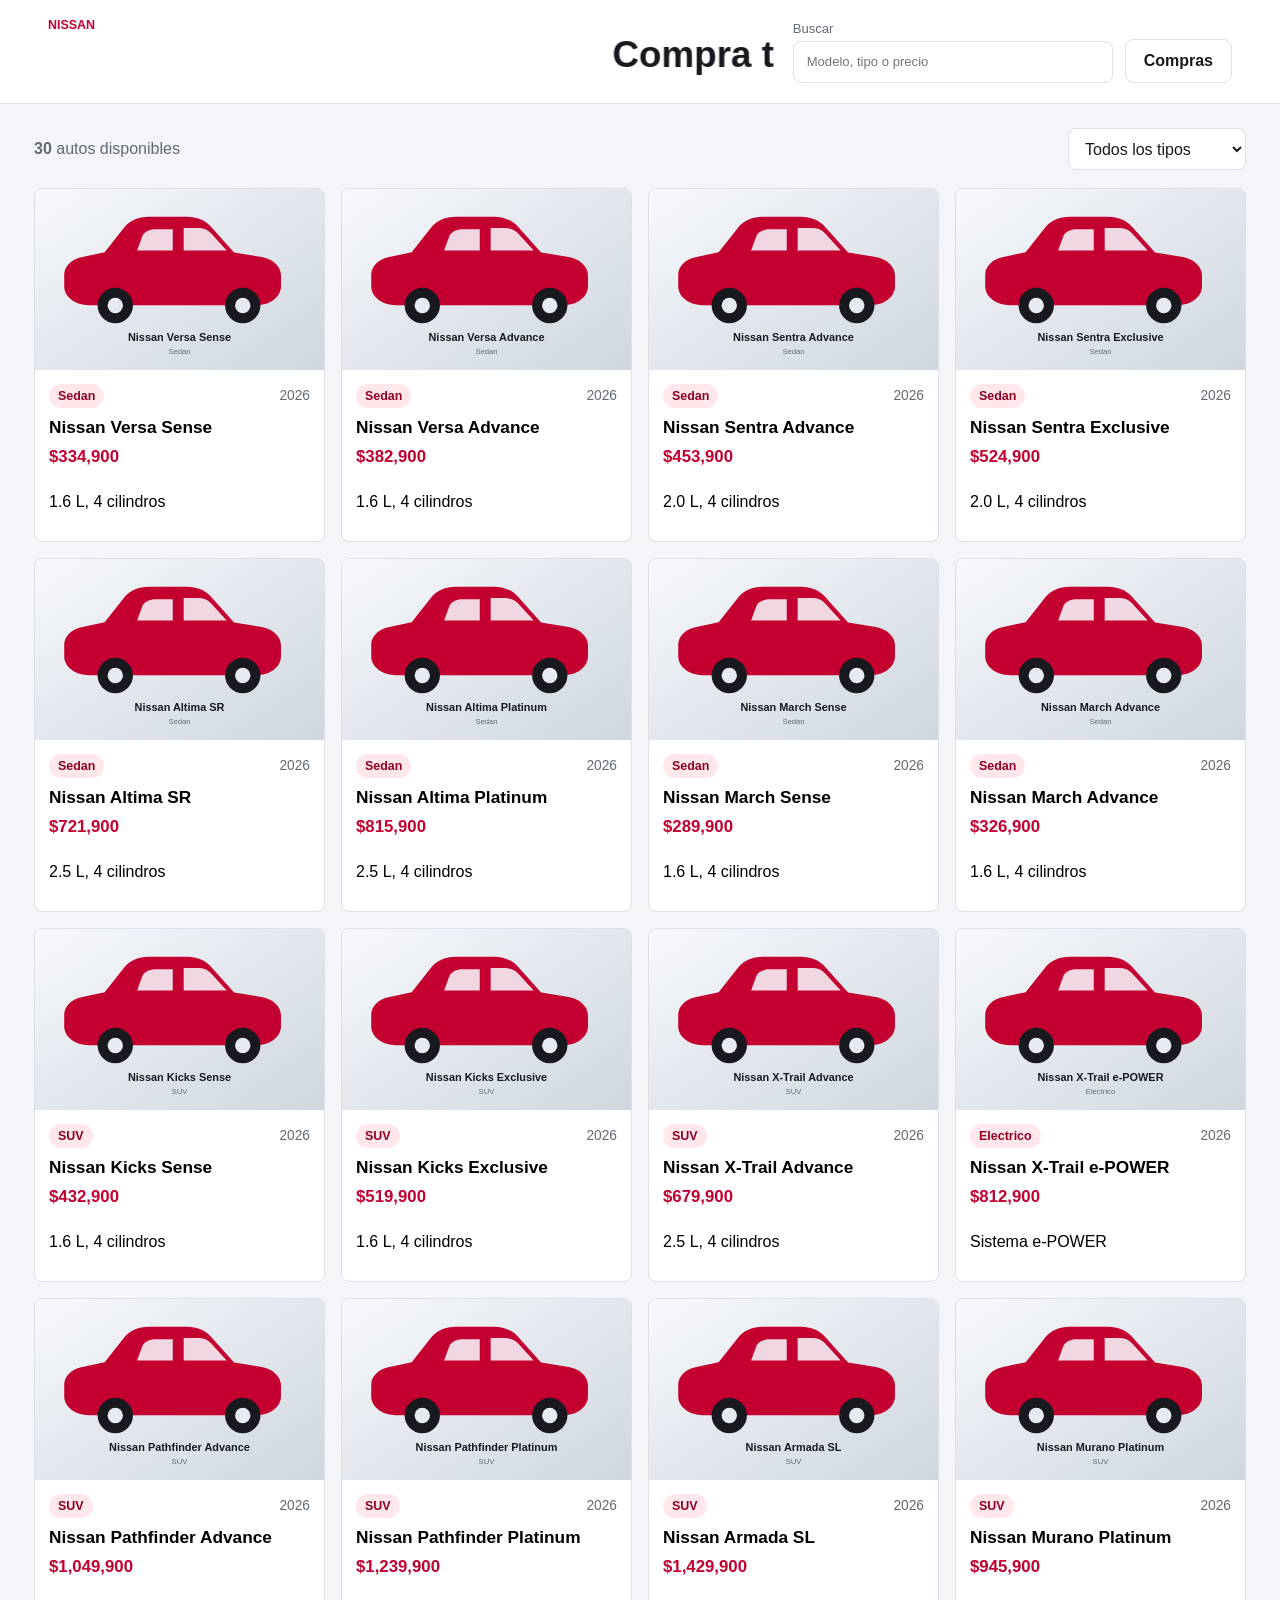
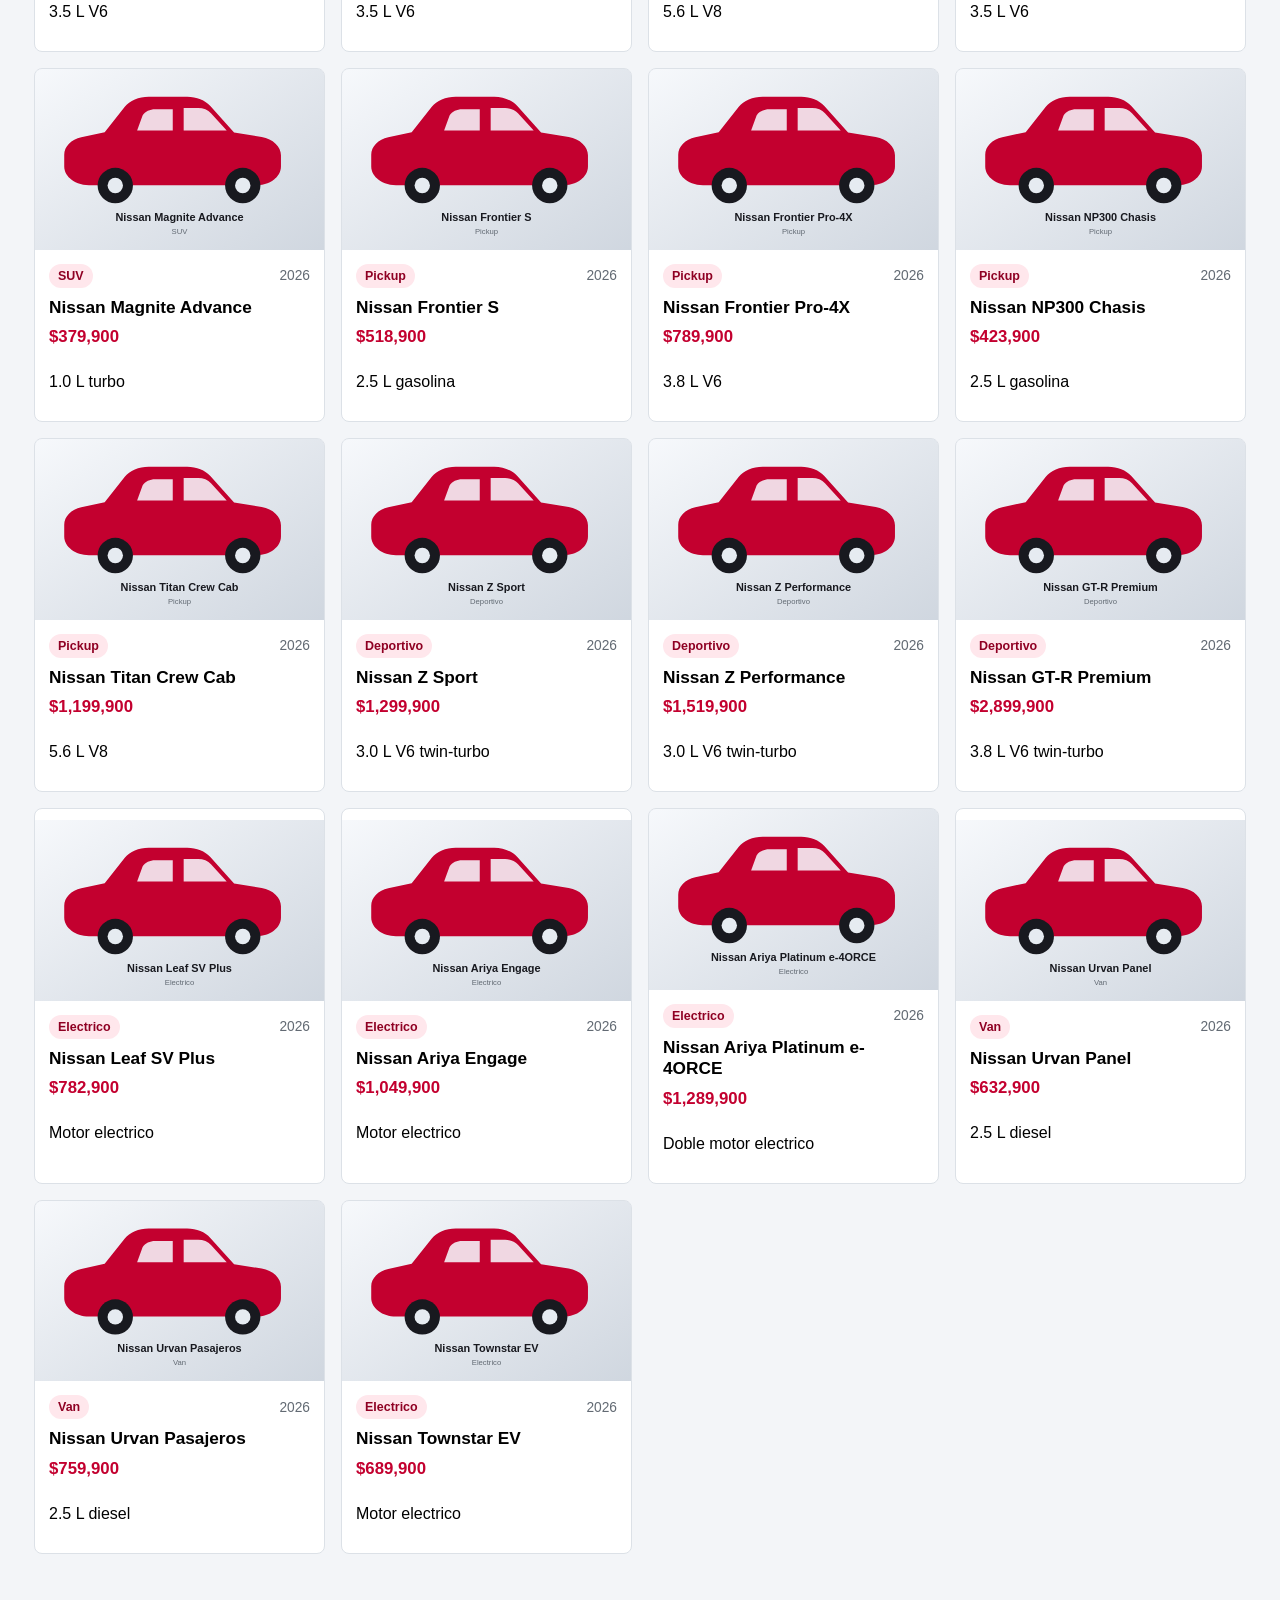
<file: index.html>
<!doctype html>
<html lang="es">
  <head>
    <meta charset="UTF-8" />
    <meta name="viewport" content="width=device-width, initial-scale=1.0" />
    <title>Nissan - Compra de Autos</title>
    <link rel="stylesheet" href="styles.css" />
  </head>
  <body>
    <header class="topbar">
      <div>
        <p class="brand-label">Nissan</p>
        <h1><marquee>Compra tu auto(CONTENIDO EDCATIVO NO COMERCIAL)</marquee></h1>
      </div>
      <div class="tools">
        <label class="search">
          <span>Buscar</span>
          <input id="searchInput" type="search" placeholder="Modelo, tipo o precio" />
        </label>
        <button id="ordersButton" class="ghost-button" type="button">Compras</button>
      </div>
    </header>

    <main>
      <section class="catalog-head" aria-label="Resumen del catalogo">
        <p><strong id="carCount">30</strong> autos disponibles</p>
        <select id="typeFilter" aria-label="Filtrar por tipo">
          <option value="todos">Todos los tipos</option>
          <option value="Sedan">Sedan</option>
          <option value="SUV">SUV</option>
          <option value="Pickup">Pickup</option>
          <option value="Deportivo">Deportivo</option>
          <option value="Electrico">Electrico</option>
          <option value="Van">Van</option>
        </select>
      </section>

      <section id="carGrid" class="car-grid" aria-label="Catalogo de autos Nissan"></section>
    </main>

    <dialog id="carDialog" class="dialog">
      <article class="detail">
        <button id="closeDialog" class="icon-button close" type="button" aria-label="Cerrar">x</button>
        <div class="detail-media">
          <img id="detailImage" alt="" />
        </div>
        <div class="detail-info">
          <p id="detailType" class="tag"></p>
          <h2 id="detailTitle"></h2>
          <p id="detailDescription" class="description"></p>
          <dl class="specs">
            <div>
              <dt>Precio</dt>
              <dd id="detailPrice"></dd>
            </div>
            <div>
              <dt>Motor</dt>
              <dd id="detailEngine"></dd>
            </div>
            <div>
              <dt>Rendimiento</dt>
              <dd id="detailFuel"></dd>
            </div>
            <div>
              <dt>Transmision</dt>
              <dd id="detailTransmission"></dd>
            </div>
            <div>
              <dt>Asientos</dt>
              <dd id="detailSeats"></dd>
            </div>
            <div>
              <dt>Color destacado</dt>
              <dd id="detailColor"></dd>
            </div>
          </dl>
          <div>
            <h3>Equipamiento</h3>
            <ul id="detailFeatures" class="features"></ul>
          </div>
          <div class="actions">
            <button id="quoteButton" class="secondary-button" type="button">Cotizar</button>
            <button id="buyButton" class="primary-button" type="button">Comprar</button>
          </div>
        </div>
      </article>
    </dialog>

    <dialog id="checkoutDialog" class="dialog">
      <form id="checkoutForm" class="checkout" method="dialog">
        <button id="closeCheckout" class="icon-button close" type="button" aria-label="Cerrar">x</button>
        <h2>Finalizar compra</h2>
        <p id="checkoutCar"></p>
        <label>
          Nombre completo
          <input name="name" required minlength="3" placeholder="Tu nombre" />
        </label>
        <label>
          Correo electronico
          <input name="email" type="email" required placeholder="correo@ejemplo.com" />
        </label>
        <label>
          Telefono
          <input name="phone" required minlength="8" placeholder="662 000 0000" />
        </label>
        <label>
          Metodo de pago
          <select name="payment" required>
            <option value="Financiamiento">Financiamiento</option>
            <option value="Pago de contado">Pago de contado</option>
            <option value="Apartado">Apartado</option>
          </select>
        </label>
        <button class="primary-button" type="submit">Confirmar compra</button>
      </form>
    </dialog>

    <dialog id="ordersDialog" class="dialog">
      <section class="orders">
        <button id="closeOrders" class="icon-button close" type="button" aria-label="Cerrar">x</button>
        <h2>Compras guardadas</h2>
        <div id="ordersList" class="orders-list"></div>
      </section>
    </dialog>

    <div id="toast" class="toast" role="status" aria-live="polite"></div>

    <script src="basedatos.js"></script>
    <script src="app.js"></script>
  </body>
</html>
</file>
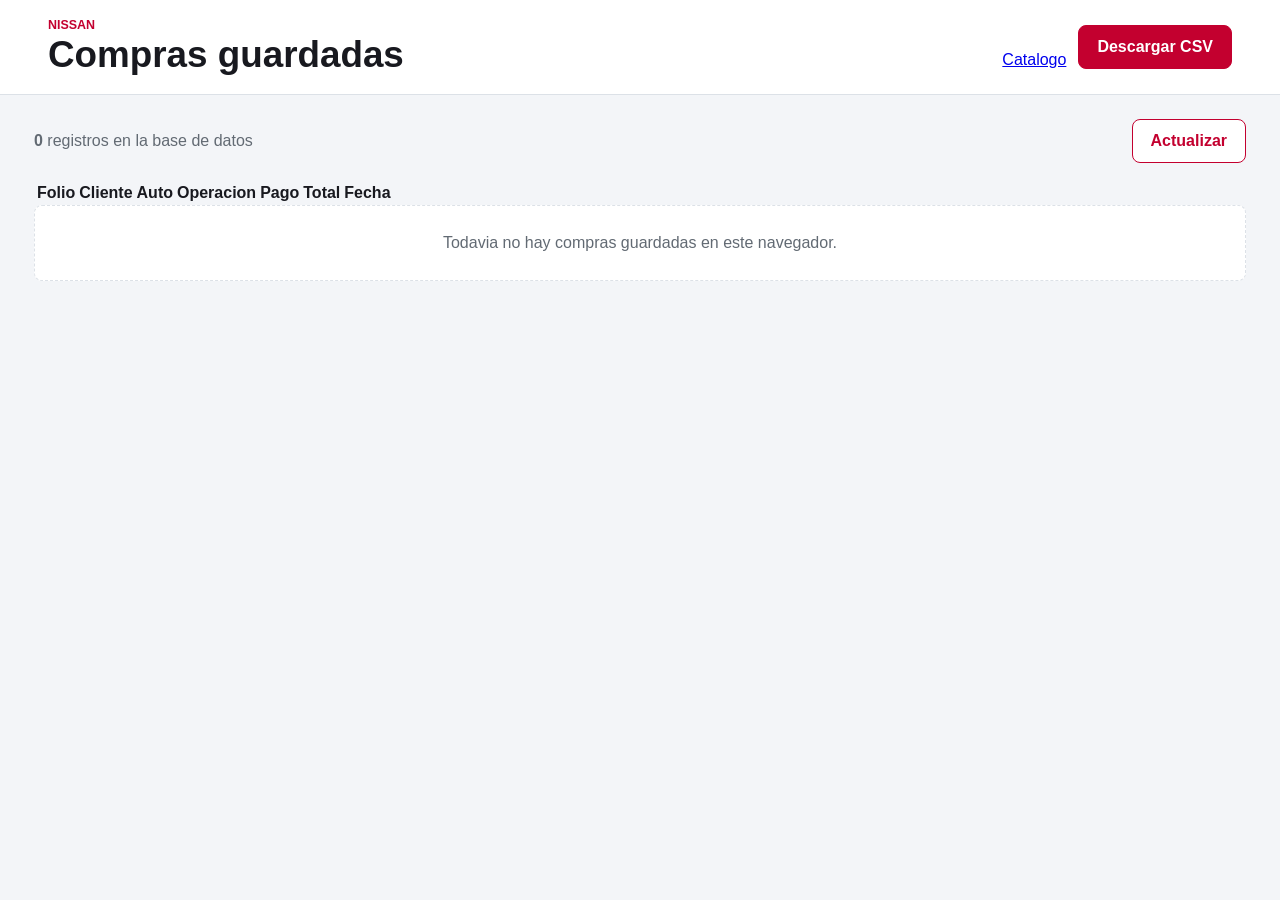
<file: compras.html>
<!doctype html>
<html lang="es">
  <head>
    <meta charset="UTF-8" />
    <meta name="viewport" content="width=device-width, initial-scale=1.0" />
    <title>Compras Nissan</title>
    <link rel="stylesheet" href="styles.css" />
  </head>
  <body>
    <header class="topbar">
      <div>
        <p class="brand-label">Nissan</p>
        <h1>Compras guardadas</h1>
      </div>
      <div class="tools">
        <a class="ghost-link" href="index.html">Catalogo</a>
        <button id="downloadCsv" class="primary-button" type="button">Descargar CSV</button>
      </div>
    </header>

    <main>
      <section class="data-panel">
        <div class="catalog-head">
          <p><strong id="ordersCount">0</strong> registros en la base de datos</p>
          <button id="refreshButton" class="secondary-button" type="button">Actualizar</button>
        </div>
        <div class="table-wrap">
          <table class="orders-table">
            <thead>
              <tr>
                <th>Folio</th>
                <th>Cliente</th>
                <th>Auto</th>
                <th>Operacion</th>
                <th>Pago</th>
                <th>Total</th>
                <th>Fecha</th>
              </tr>
            </thead>
            <tbody id="ordersTableBody"></tbody>
          </table>
        </div>
        <p id="ordersMessage" class="empty hidden"></p>
      </section>
    </main>

    <script src="compras.js"></script>
  </body>
</html>
</file>
<file: styles.css>
:root {
  --ink: #18191f;
  --muted: #626a73;
  --line: #dce1e7;
  --panel: #ffffff;
  --surface: #f3f5f8;
  --accent: #c3002f;
  --accent-dark: #8f0023;
  --success: #16754b;
  --shadow: 0 18px 50px rgba(24, 25, 31, 0.14);
}

* {
  box-sizing: border-box;
}

body {
  margin: 0;
  color: var(--ink);
  background: var(--surface);
  font-family: Arial, Helvetica, sans-serif;
}

button,
input,
select {
  font: inherit;
}

.topbar {
  position: sticky;
  top: 0;
  z-index: 5;
  display: flex;
  align-items: center;
  justify-content: space-between;
  gap: 18px;
  padding: 18px clamp(18px, 4vw, 48px);
  background: rgba(255, 255, 255, 0.95);
  border-bottom: 1px solid var(--line);
  backdrop-filter: blur(14px);
}

.brand-label {
  margin: 0 0 2px;
  color: var(--accent);
  font-size: 0.78rem;
  font-weight: 800;
  letter-spacing: 0;
  text-transform: uppercase;
}

h1,
h2,
h3,
p {
  margin-top: 0;
}

h1 {
  margin-bottom: 0;
  font-size: clamp(1.5rem, 3vw, 2.3rem);
}

.tools {
  display: flex;
  align-items: end;
  gap: 12px;
}

.search {
  display: grid;
  gap: 5px;
  color: var(--muted);
  font-size: 0.82rem;
}

.search input,
select,
.checkout input,
.checkout select {
  min-height: 42px;
  border: 1px solid var(--line);
  border-radius: 8px;
  background: #fff;
  color: var(--ink);
}

.search input {
  width: min(36vw, 320px);
  padding: 0 13px;
}

select {
  padding: 0 38px 0 12px;
}

main {
  width: min(1360px, 100%);
  margin: 0 auto;
  padding: 24px clamp(14px, 3vw, 34px) 54px;
}

.catalog-head {
  display: flex;
  align-items: center;
  justify-content: space-between;
  gap: 12px;
  margin-bottom: 18px;
}

.catalog-head p {
  margin: 0;
  color: var(--muted);
}

.car-grid {
  display: grid;
  grid-template-columns: repeat(auto-fill, minmax(245px, 1fr));
  gap: 16px;
}

.car-card {
  overflow: hidden;
  min-height: 354px;
  padding: 0;
  text-align: left;
  background: var(--panel);
  border: 1px solid var(--line);
  border-radius: 8px;
  cursor: pointer;
  transition: transform 180ms ease, box-shadow 180ms ease, border-color 180ms ease;
}

.car-card:hover,
.car-card:focus-visible {
  transform: translateY(-3px);
  border-color: rgba(195, 0, 47, 0.45);
  box-shadow: 0 16px 38px rgba(24, 25, 31, 0.12);
  outline: none;
}

.car-card img {
  display: block;
  width: 100%;
  aspect-ratio: 16 / 10;
  object-fit: cover;
  background: #d8dde5;
}

.card-body {
  display: grid;
  gap: 9px;
  padding: 14px;
}

.card-meta {
  display: flex;
  align-items: center;
  justify-content: space-between;
  gap: 10px;
  color: var(--muted);
  font-size: 0.86rem;
}

.card-body h2 {
  margin: 0;
  font-size: 1.08rem;
  line-height: 1.25;
}

.price {
  color: var(--accent);
  font-size: 1.05rem;
  font-weight: 800;
}

.tag {
  display: inline-flex;
  width: max-content;
  padding: 5px 9px;
  color: var(--accent-dark);
  background: #ffe7ec;
  border-radius: 999px;
  font-size: 0.78rem;
  font-weight: 800;
}

.dialog {
  width: min(980px, calc(100vw - 24px));
  padding: 0;
  border: 0;
  border-radius: 8px;
  box-shadow: var(--shadow);
}

.dialog::backdrop {
  background: rgba(12, 14, 18, 0.62);
}

.detail {
  position: relative;
  display: grid;
  grid-template-columns: minmax(280px, 0.95fr) minmax(320px, 1.05fr);
  max-height: min(86vh, 820px);
  overflow: auto;
  background: #fff;
}

.detail-media {
  min-height: 100%;
  background: #d8dde5;
}

.detail-media img {
  display: block;
  width: 100%;
  height: 100%;
  min-height: 430px;
  object-fit: cover;
}

.detail-info,
.checkout,
.orders {
  position: relative;
  padding: clamp(22px, 4vw, 38px);
}

.detail-info h2 {
  margin: 10px 0 10px;
  font-size: clamp(1.7rem, 3vw, 2.45rem);
}

.description {
  color: var(--muted);
  line-height: 1.55;
}

.specs {
  display: grid;
  grid-template-columns: repeat(2, minmax(0, 1fr));
  gap: 10px;
  margin: 18px 0 24px;
}

.specs div {
  padding: 12px;
  background: var(--surface);
  border: 1px solid var(--line);
  border-radius: 8px;
}

dt {
  color: var(--muted);
  font-size: 0.76rem;
}

dd {
  margin: 5px 0 0;
  font-weight: 800;
}

.features {
  display: grid;
  grid-template-columns: repeat(2, minmax(0, 1fr));
  gap: 8px;
  padding: 0;
  list-style: none;
}

.features li {
  padding: 10px;
  background: #f8fafc;
  border-left: 3px solid var(--accent);
  border-radius: 6px;
}

.actions {
  display: flex;
  gap: 10px;
  margin-top: 24px;
}

.primary-button,
.secondary-button,
.ghost-button {
  min-height: 44px;
  padding: 0 18px;
  border-radius: 8px;
  cursor: pointer;
  font-weight: 800;
}

.primary-button {
  color: #fff;
  background: var(--accent);
  border: 1px solid var(--accent);
}

.primary-button:hover {
  background: var(--accent-dark);
}

.secondary-button {
  color: var(--accent);
  background: #fff;
  border: 1px solid var(--accent);
}

.ghost-button {
  color: var(--ink);
  background: #fff;
  border: 1px solid var(--line);
}

.icon-button {
  display: grid;
  place-items: center;
  width: 38px;
  height: 38px;
  color: var(--ink);
  background: #fff;
  border: 1px solid var(--line);
  border-radius: 999px;
  cursor: pointer;
  font-weight: 800;
}

.close {
  position: absolute;
  top: 14px;
  right: 14px;
  z-index: 2;
}

.checkout {
  display: grid;
  gap: 14px;
  width: min(520px, calc(100vw - 24px));
  background: #fff;
}

.checkout h2 {
  margin-bottom: 0;
}

.checkout p {
  color: var(--muted);
  line-height: 1.45;
}

.checkout label {
  display: grid;
  gap: 7px;
  color: var(--muted);
  font-size: 0.9rem;
}

.checkout input,
.checkout select {
  width: 100%;
  padding: 0 12px;
}

.orders {
  width: min(700px, calc(100vw - 24px));
  background: #fff;
}

.orders-list {
  display: grid;
  gap: 10px;
  margin-top: 14px;
}

.order-item {
  padding: 14px;
  border: 1px solid var(--line);
  border-radius: 8px;
  background: #fafbfc;
}

.order-item p {
  margin: 6px 0 0;
  color: var(--muted);
}

.toast {
  position: fixed;
  right: 18px;
  bottom: 18px;
  z-index: 10;
  max-width: min(420px, calc(100vw - 36px));
  padding: 13px 16px;
  color: #fff;
  background: var(--success);
  border-radius: 8px;
  box-shadow: var(--shadow);
  opacity: 0;
  pointer-events: none;
  transform: translateY(12px);
  transition: opacity 180ms ease, transform 180ms ease;
}

.toast.show {
  opacity: 1;
  transform: translateY(0);
}

.empty {
  padding: 28px;
  color: var(--muted);
  text-align: center;
  background: #fff;
  border: 1px dashed var(--line);
  border-radius: 8px;
}

@media (max-width: 780px) {
  .topbar,
  .tools,
  .catalog-head,
  .actions {
    align-items: stretch;
    flex-direction: column;
  }

  .search input {
    width: 100%;
  }

  .detail {
    grid-template-columns: 1fr;
  }

  .detail-media img {
    min-height: 260px;
  }

  .specs,
  .features {
    grid-template-columns: 1fr;
  }
}
</file>
